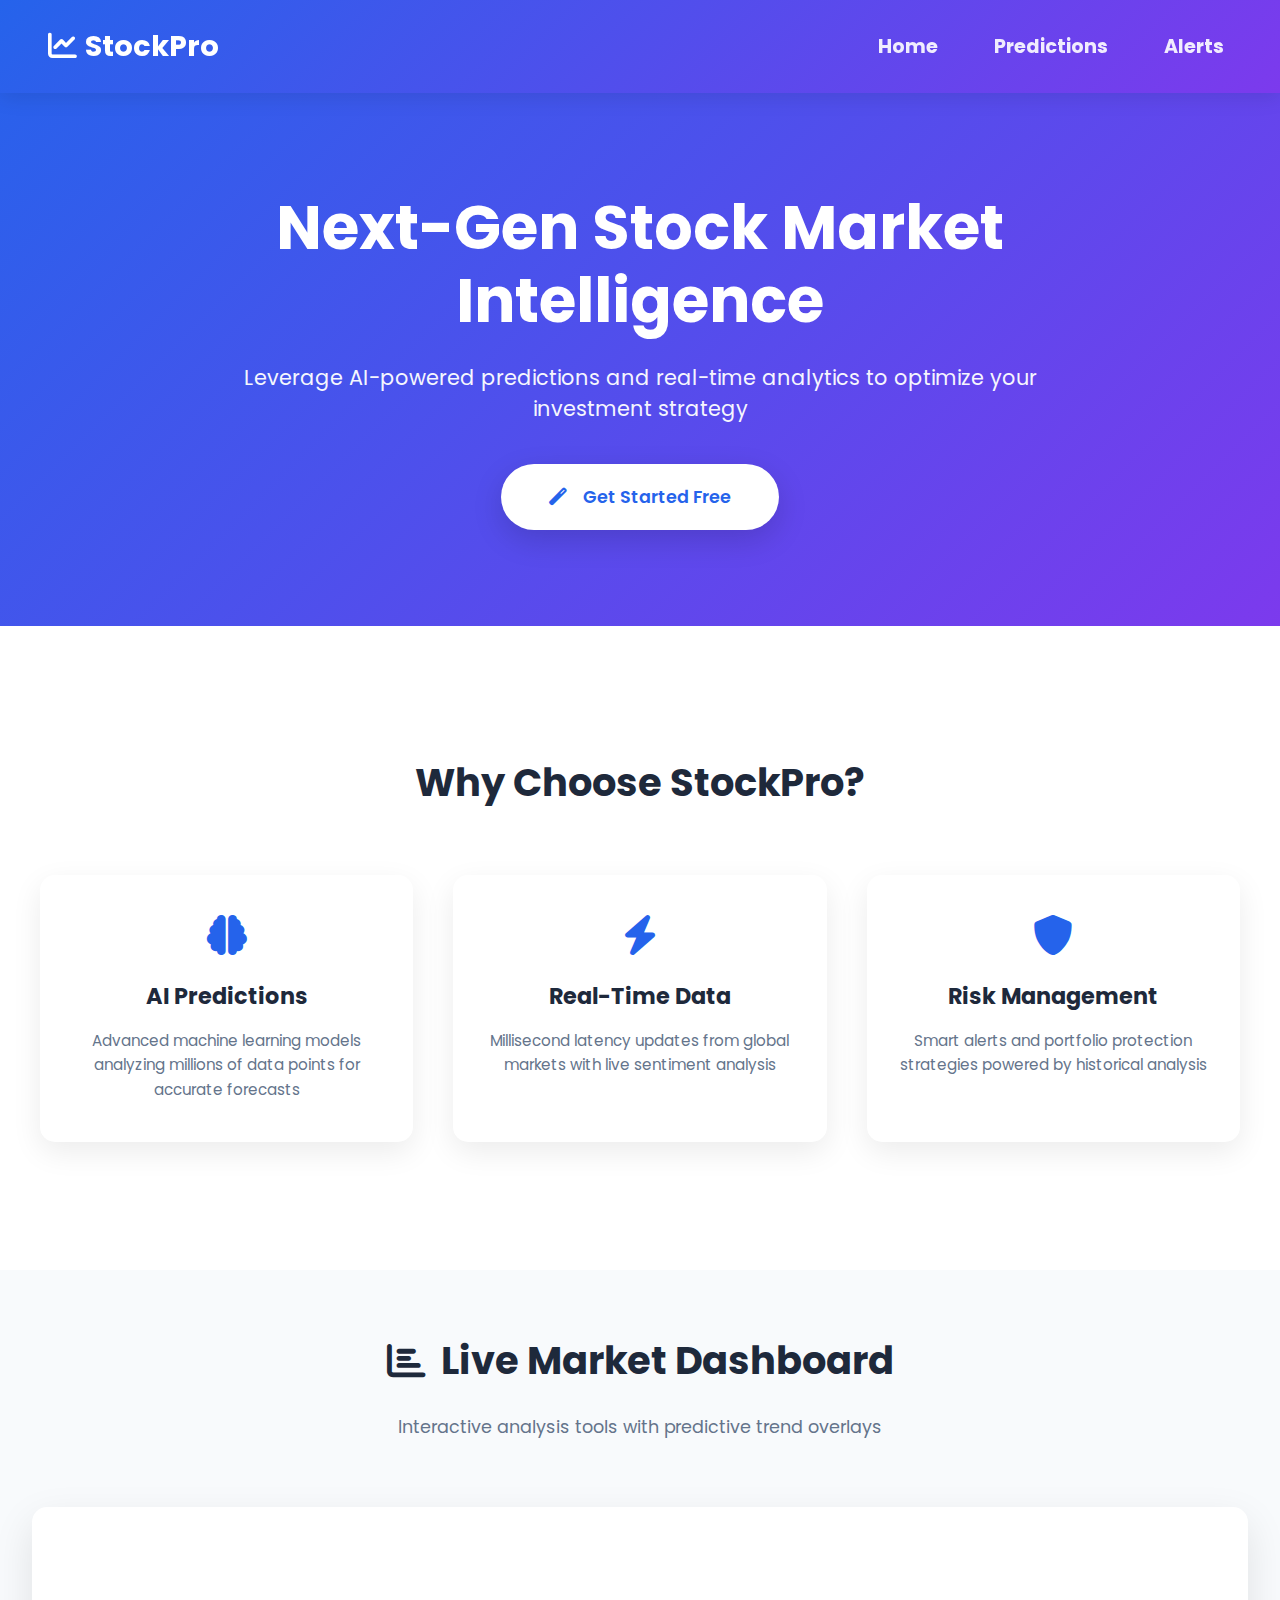
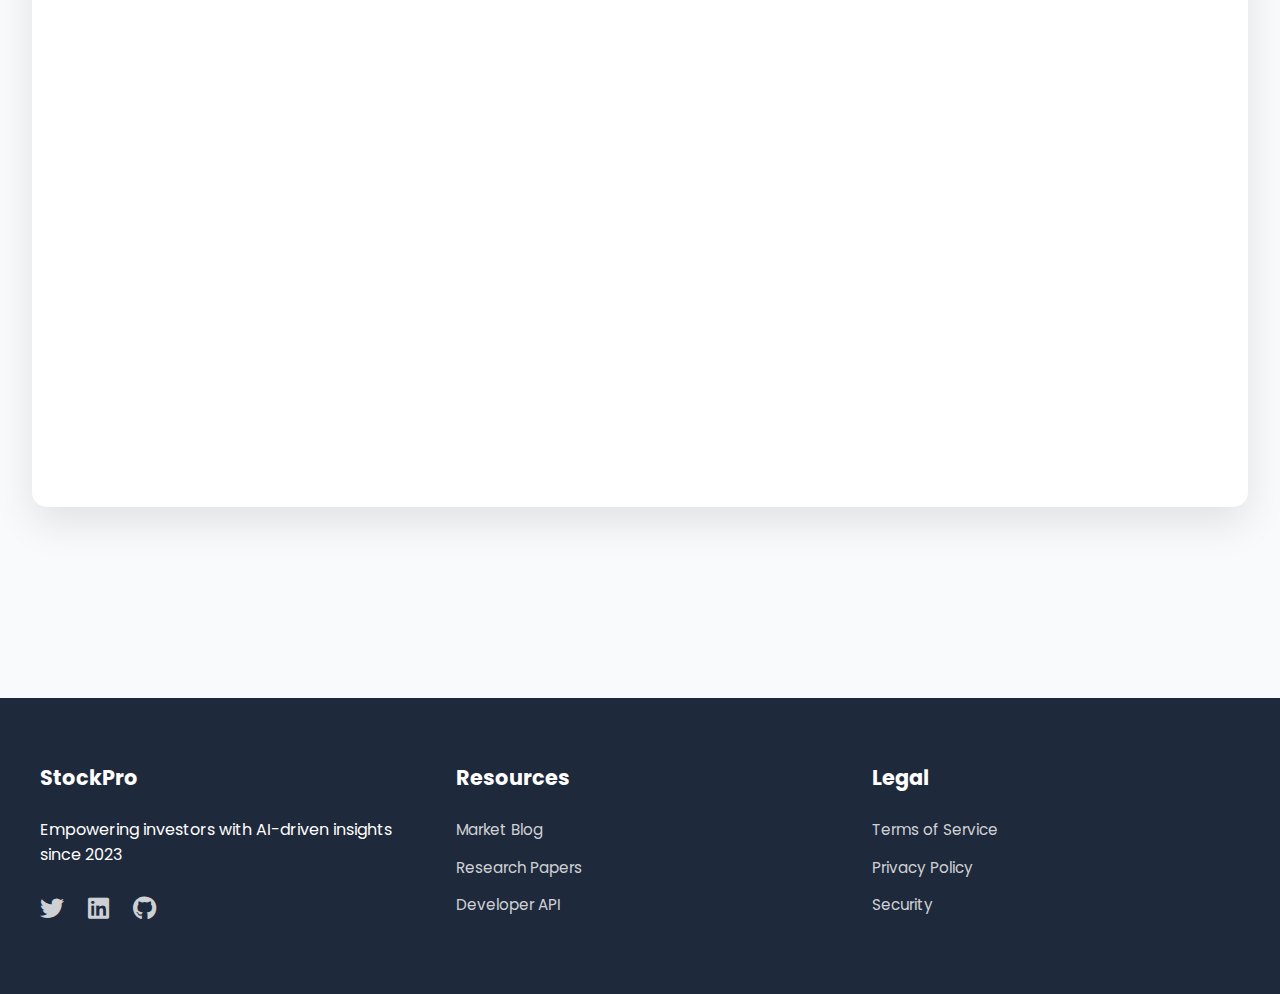
<file: templates/index.html>
<!DOCTYPE html>
<html lang="en">
<head>
    <meta charset="UTF-8">
    <meta name="viewport" content="width=device-width, initial-scale=1.0">
    <meta name="description" content="AI-powered stock market predictions and analytics">
    <title>Stock Predictor Pro</title>
    <link href="https://fonts.googleapis.com/css2?family=Poppins:wght@300;400;500;600;700&display=swap" rel="stylesheet">
    <link rel="stylesheet" href="https://cdnjs.cloudflare.com/ajax/libs/font-awesome/6.0.0/css/all.min.css">
    <script type="text/javascript" src="https://s3.tradingview.com/tv.js"></script>
    <style>
        :root {
            --primary-color: #2563eb;
            --secondary-color: #0ea5e9;
            --accent-color: #7c3aed;
            --text-color: #1e293b;
            --gradient: linear-gradient(135deg, #2563eb 0%, #7c3aed 100%);
            --shadow: 0 4px 6px -1px rgba(0, 0, 0, 0.1);
            --section-spacing: 8rem;
        }

        * {
            margin: 0;
            padding: 0;
            box-sizing: border-box;
            font-family: 'Poppins', sans-serif;
        }

        body {
            background-color: #f8fafc;
            color: var(--text-color);
            overflow-x: hidden;
        }

        /* Enhanced Navbar */
        .navbar {
            background: var(--gradient);
            padding: 1.5rem 3rem;
            display: flex;
            justify-content: space-between;
            align-items: center;
            position: fixed;
            width: 100%;
            top: 0;
            z-index: 1000;
            box-shadow: 0 4px 20px rgba(0,0,0,0.1);
        }

        .logo {
            font-size: 1.8rem;
            font-weight: 700;
            color: white;
            display: flex;
            align-items: center;
            gap: 0.5rem;
        }

        .nav-links {
            display: flex;
            gap: 2.5rem;
            transition: transform 0.3s cubic-bezier(0.4, 0, 0.2, 1);
        }

        .nav-links a {
            color: rgba(255,255,255,0.9);
            text-decoration: none;
            font-weight: 500;
            transition: all 0.3s ease;
            position: relative;
            padding: 0.5rem;
        }

        .nav-links a::after {
            content: '';
            position: absolute;
            bottom: -5px;
            left: 0;
            width: 0;
            height: 2px;
            background: white;
            transition: width 0.3s ease;
        }

        .nav-links a:hover::after {
            width: 100%;
        }

        .mobile-menu-btn {
            display: none;
            background: none;
            border: none;
            color: white;
            font-size: 1.5rem;
            cursor: pointer;
            padding: 0.5rem;
        }

        /* Mobile Menu Styles */
        @media (max-width: 768px) {
            .nav-links {
                position: absolute;
                top: 100%;
                left: 0;
                right: 0;
                background: var(--primary-color);
                flex-direction: column;
                padding: 1rem 2rem;
                gap: 1rem;
                transform: translateY(-150%);
                box-shadow: 0 4px 20px rgba(0,0,0,0.1);
            }

            .nav-links.active {
                transform: translateY(0);
            }

            .nav-links a {
                padding: 1rem;
                border-radius: 6px;
                background: rgba(255,255,255,0.1);
            }

            .mobile-menu-btn {
                display: block;
            }
        }

        /* Enhanced Hero Section */
        .hero-container {
            padding: 12rem 2rem 6rem;
            text-align: center;
            background: var(--gradient);
            color: white;
            position: relative;
            overflow: hidden;
        }

        .hero-content {
            max-width: 800px;
            margin: 0 auto;
            position: relative;
            z-index: 1;
        }

        .hero-title {
            font-size: clamp(2.2rem, 5vw, 3.8rem);
            margin-bottom: 1.5rem;
            line-height: 1.2;
            animation: fadeInUp 1s ease;
        }

        .hero-subtitle {
            font-size: clamp(1rem, 2vw, 1.3rem);
            margin-bottom: 2.5rem;
            opacity: 0.95;
            animation: fadeInUp 1s 0.2s ease backwards;
        }

        .cta-wrapper {
            animation: fadeInUp 1s 0.4s ease backwards;
        }

        .start-btn {
            background: white;
            color: var(--primary-color);
            padding: 1.25rem 3rem;
            border-radius: 50px;
            font-size: 1.1rem;
            font-weight: 600;
            transition: all 0.3s ease;
            display: inline-flex;
            align-items: center;
            gap: 1rem;
            box-shadow: 0 10px 30px rgba(0,0,0,0.15);
            border: none;
            cursor: pointer;
            text-decoration: none;
            position: relative;
            overflow: hidden;
        }

        .start-btn::after {
            content: '';
            position: absolute;
            top: 0;
            left: 0;
            width: 100%;
            height: 100%;
            background: rgba(255,255,255,0.1);
            transform: scaleX(0);
            transform-origin: right;
            transition: transform 0.3s ease;
        }

        .start-btn:hover::after {
            transform: scaleX(1);
            transform-origin: left;
        }

        /* Features Section */
        .features-section {
            padding: var(--section-spacing) 2rem;
            background: white;
        }

        .features-grid {
            display: grid;
            grid-template-columns: repeat(auto-fit, minmax(280px, 1fr));
            gap: 2.5rem;
            max-width: 1200px;
            margin: 0 auto;
        }

        .feature-card {
            background: white;
            padding: 2.5rem 2rem;
            border-radius: 15px;
            box-shadow: 0 10px 30px rgba(0,0,0,0.08);
            transition: transform 0.3s ease, box-shadow 0.3s ease;
            text-align: center;
        }

        .feature-card:hover {
            transform: translateY(-10px);
            box-shadow: 0 15px 40px rgba(0,0,0,0.12);
        }

        .feature-icon {
            font-size: 2.5rem;
            color: var(--primary-color);
            margin-bottom: 1.5rem;
        }

        .feature-title {
            font-size: 1.4rem;
            margin-bottom: 1rem;
            color: var(--text-color);
        }

        .feature-description {
            color: #64748b;
            line-height: 1.6;
            font-size: 0.95rem;
        }

        /* Optimized Chart Section */
        .chart-section {
            padding: var(--section-spacing) 2rem;
            background: #f8fafc;
            flex: 1;
            display: flex;
            flex-direction: column;
        }

        .section-heading {
            text-align: center;
            margin-bottom: 4rem;
        }

        .section-title {
            font-size: clamp(2rem, 3vw, 2.8rem);
            color: var(--text-color);
            margin-bottom: 1.5rem;
            display: flex;
            align-items: center;
            justify-content: center;
            gap: 1rem;
        }

        .section-description {
            color: #64748b;
            max-width: 600px;
            margin: 0 auto;
            font-size: 1.1rem;
            line-height: 1.7;
            padding: 0 1rem;
        }

        .tradingview-widget-container {
            height: 70vh;
            min-height: 500px;
            width: 95%;
            margin: 0 auto;
            border-radius: 15px;
            overflow: hidden;
            box-shadow: 0 15px 40px rgba(0,0,0,0.1);
            position: relative;
            background: white;
        }

        /* Enhanced Footer */
        .footer {
            background: var(--text-color);
            color: white;
            padding: 4rem 2rem;
            margin-top: var(--section-spacing);
        }

        .footer-content {
            max-width: 1200px;
            margin: 0 auto;
            display: grid;
            grid-template-columns: repeat(auto-fit, minmax(250px, 1fr));
            gap: 3rem;
        }

        .footer-section h3 {
            margin-bottom: 1.5rem;
            color: white;
            font-size: 1.3rem;
        }

        .footer-links {
            list-style: none;
        }

        .footer-links li {
            margin-bottom: 0.8rem;
        }

        .footer-links a {
            color: rgba(255,255,255,0.8);
            text-decoration: none;
            transition: color 0.3s ease;
            font-size: 0.95rem;
        }

        .footer-links a:hover {
            color: var(--primary-color);
        }

        .social-links {
            display: flex;
            gap: 1.5rem;
            margin-top: 1.5rem;
        }

        .social-links a {
            font-size: 1.5rem;
            color: rgba(255,255,255,0.8);
            transition: color 0.3s ease;
        }

        .social-links a:hover {
            color: var(--primary-color);
        }

        /* Responsive Design */
        @media (max-width: 480px) {
            .hero-container {
                padding: 10rem 1.5rem 4rem;
            }

            .start-btn {
                width: 100%;
                justify-content: center;
                padding: 1rem 2rem;
            }

            .tradingview-widget-container {
                height: 60vh;
                min-height: 400px;
            }

            .footer {
                padding: 3rem 1.5rem;
            }
        }
        .tradingview-widget-container {
    width: 100%;
    height: 500px; /* Adjust as needed */
}

#tradingview_chart {
    width: 100%;
    height: 100%;
    min-height: 500px; /* Ensures it takes up space */
}
.tradingview-widget-container {
    height: 80vh; /* Use viewport height */
    min-height: 600px; /* Ensure it doesn't shrink too much */
    width: 100%;
    display: flex;
    align-items: center;
    justify-content: center;
    overflow: hidden;
}

#tradingview_cfd3402b {
    width: 100%;
    height: 100%;
}
.chart-section {
    display: flex;
    flex-direction: column;
    height: 100vh; /* Ensure the section takes full height */
    justify-content: center;
    align-items: center;
}


        @keyframes fadeInUp {
            from {
                opacity: 0;
                transform: translateY(20px);
            }
            to {
                opacity: 1;
                transform: translateY(0);
            }
        }
    </style>
</head>
<body>
    <!-- Enhanced Navbar with ARIA -->
    <nav class="navbar">
        <a style="text-decoration: none;" href="/" class="logo">
            <i class="fas fa-chart-line" aria-hidden="true"></i>
            StockPro
        </a>
        <div class="nav-links">
            <a style="font-weight: bold; font-size: 1.2rem;" href="/" aria-current="page">Home</a>
            <a style="font-weight: bold; font-size: 1.2rem;" href="/predict">Predictions</a>
            <a style="font-weight: bold; font-size: 1.2rem;" href="/alerts">Alerts</a>
        </div>
    </nav>

    <!-- Hero Section -->
    <div class="hero-container">
        <div class="hero-content">
            <h1 class="hero-title">
                Next-Gen Stock Market Intelligence
            </h1>
            <p class="hero-subtitle">
                Leverage AI-powered predictions and real-time analytics to optimize your investment strategy
            </p>
            <div class="cta-wrapper">
                <a href="/predict" class="start-btn">
                    <i class="fas fa-magic"></i>
                    Get Started Free
                </a>
            </div>
        </div>
    </div>

    <!-- Features Section -->
    <section class="features-section">
        <div class="section-heading">
            <h2 class="section-title">
                Why Choose StockPro?
            </h2>
        </div>
        <div class="features-grid">
            <div class="feature-card">
                <i class="fas fa-brain feature-icon"></i>
                <h3 class="feature-title">AI Predictions</h3>
                <p class="feature-description">Advanced machine learning models analyzing millions of data points for accurate forecasts</p>
            </div>
            <div class="feature-card">
                <i class="fas fa-bolt feature-icon"></i>
                <h3 class="feature-title">Real-Time Data</h3>
                <p class="feature-description">Millisecond latency updates from global markets with live sentiment analysis</p>
            </div>
            <div class="feature-card">
                <i class="fas fa-shield-alt feature-icon"></i>
                <h3 class="feature-title">Risk Management</h3>
                <p class="feature-description">Smart alerts and portfolio protection strategies powered by historical analysis</p>
            </div>
        </div>
    </section>

    <!-- Chart Section -->
<section class="chart-section">
    <div class="section-heading">
        <h2 class="section-title">
            <i class="fas fa-chart-bar"></i>
            Live Market Dashboard
        </h2>
        <p class="section-description">
            Interactive analysis tools with predictive trend overlays
        </p>
    </div>
    <div class="tradingview-widget-container">
        <div id="tradingview_cfd3402b"></div>
    </div>
</section>


    <!-- Footer -->
    <footer class="footer">
        <div class="footer-content">
            <div class="footer-section">
                <h3>StockPro</h3>
                <p>Empowering investors with AI-driven insights since 2023</p>
                <div class="social-links">
                    <a href="#" aria-label="Twitter profile"><i class="fab fa-twitter"></i></a>
                    <a href="#" aria-label="LinkedIn profile"><i class="fab fa-linkedin"></i></a>
                    <a href="#" aria-label="GitHub repository"><i class="fab fa-github"></i></a>
                </div>
            </div>
            <div class="footer-section">
                <h3>Resources</h3>
                <ul class="footer-links">
                    <li><a href="/blog">Market Blog</a></li>
                    <li><a href="/research">Research Papers</a></li>
                    <li><a href="/api">Developer API</a></li>
                </ul>
            </div>
            <div class="footer-section">
                <h3>Legal</h3>
                <ul class="footer-links">
                    <li><a href="/terms">Terms of Service</a></li>
                    <li><a href="/privacy">Privacy Policy</a></li>
                    <li><a href="/security">Security</a></li>
                </ul>
            </div>
        </div>
    </footer>

<script>
    document.addEventListener('DOMContentLoaded', () => {
        // Mobile Menu Functionality
        const mobileMenuBtn = document.querySelector('.mobile-menu-btn');
        const navLinks = document.querySelector('.nav-links');

        if (mobileMenuBtn && navLinks) {
            mobileMenuBtn.addEventListener('click', (e) => {
                e.stopPropagation();
                const isActive = navLinks.classList.toggle('active');
                mobileMenuBtn.setAttribute('aria-expanded', isActive);
            });

            document.addEventListener('click', (e) => {
                if (!navLinks.contains(e.target) && !mobileMenuBtn.contains(e.target)) {
                    navLinks.classList.remove('active');
                    mobileMenuBtn.setAttribute('aria-expanded', 'false');
                }
            });

            document.addEventListener('keydown', (e) => {
                if (e.key === 'Escape') {
                    navLinks.classList.remove('active');
                    mobileMenuBtn.setAttribute('aria-expanded', 'false');
                }
            });
        }

        // Ensure TradingView Library is Loaded
        function loadTradingViewChart() {
            if (typeof TradingView !== 'undefined' && document.getElementById('tradingview_cfd3402b')) {
                 new TradingView.widget({
                autosize: true,
                height: "100%", // Ensures full height
                width: "100%",
                symbol: "NASDAQ:AAPL",
                interval: "D",
                timezone: "Etc/UTC",
                theme: "light",
                style: "1",
                locale: "en",
                toolbar_bg: "#f1f3f6",
                enable_publishing: false,
                hide_side_toolbar: false,
                allow_symbol_change: true,
                studies: ["STD;MACD"],
                container_id: "tradingview_cfd3402b",
                overrides: {
                    "paneProperties.background": "#ffffff",
                    "paneProperties.vertGridProperties.color": "rgba(0,0,0,0.05)",
                    "paneProperties.horzGridProperties.color": "rgba(0,0,0,0.05)"
                }
            });
            } else {
                console.error("TradingView library not loaded or container missing.");
            }
        }

        // Ensure script loads before initializing chart
        setTimeout(loadTradingViewChart, 1000);

        // Feature Card Animation
        const observer = new IntersectionObserver((entries) => {
            entries.forEach(entry => {
                if (entry.isIntersecting) {
                    entry.target.classList.add('visible');
                }
            });
        }, { threshold: 0.1 });

        document.querySelectorAll('.feature-card').forEach((el) => observer.observe(el));

        // Optimized Resize Handling
        let resizeTimer;
        window.addEventListener('resize', () => {
            clearTimeout(resizeTimer);
            resizeTimer = setTimeout(() => {
                console.log('Resize event triggered');
            }, 200);
        });
    });
</script>


</body>
  <script src="https://cdn.botpress.cloud/webchat/v2.1/inject.js"></script>
    <script src="https://mediafiles.botpress.cloud/839329ae-2871-4510-ad69-8dbb47f4d51a/webchat/v2.1/config.js"></script>
</html>
</file>
